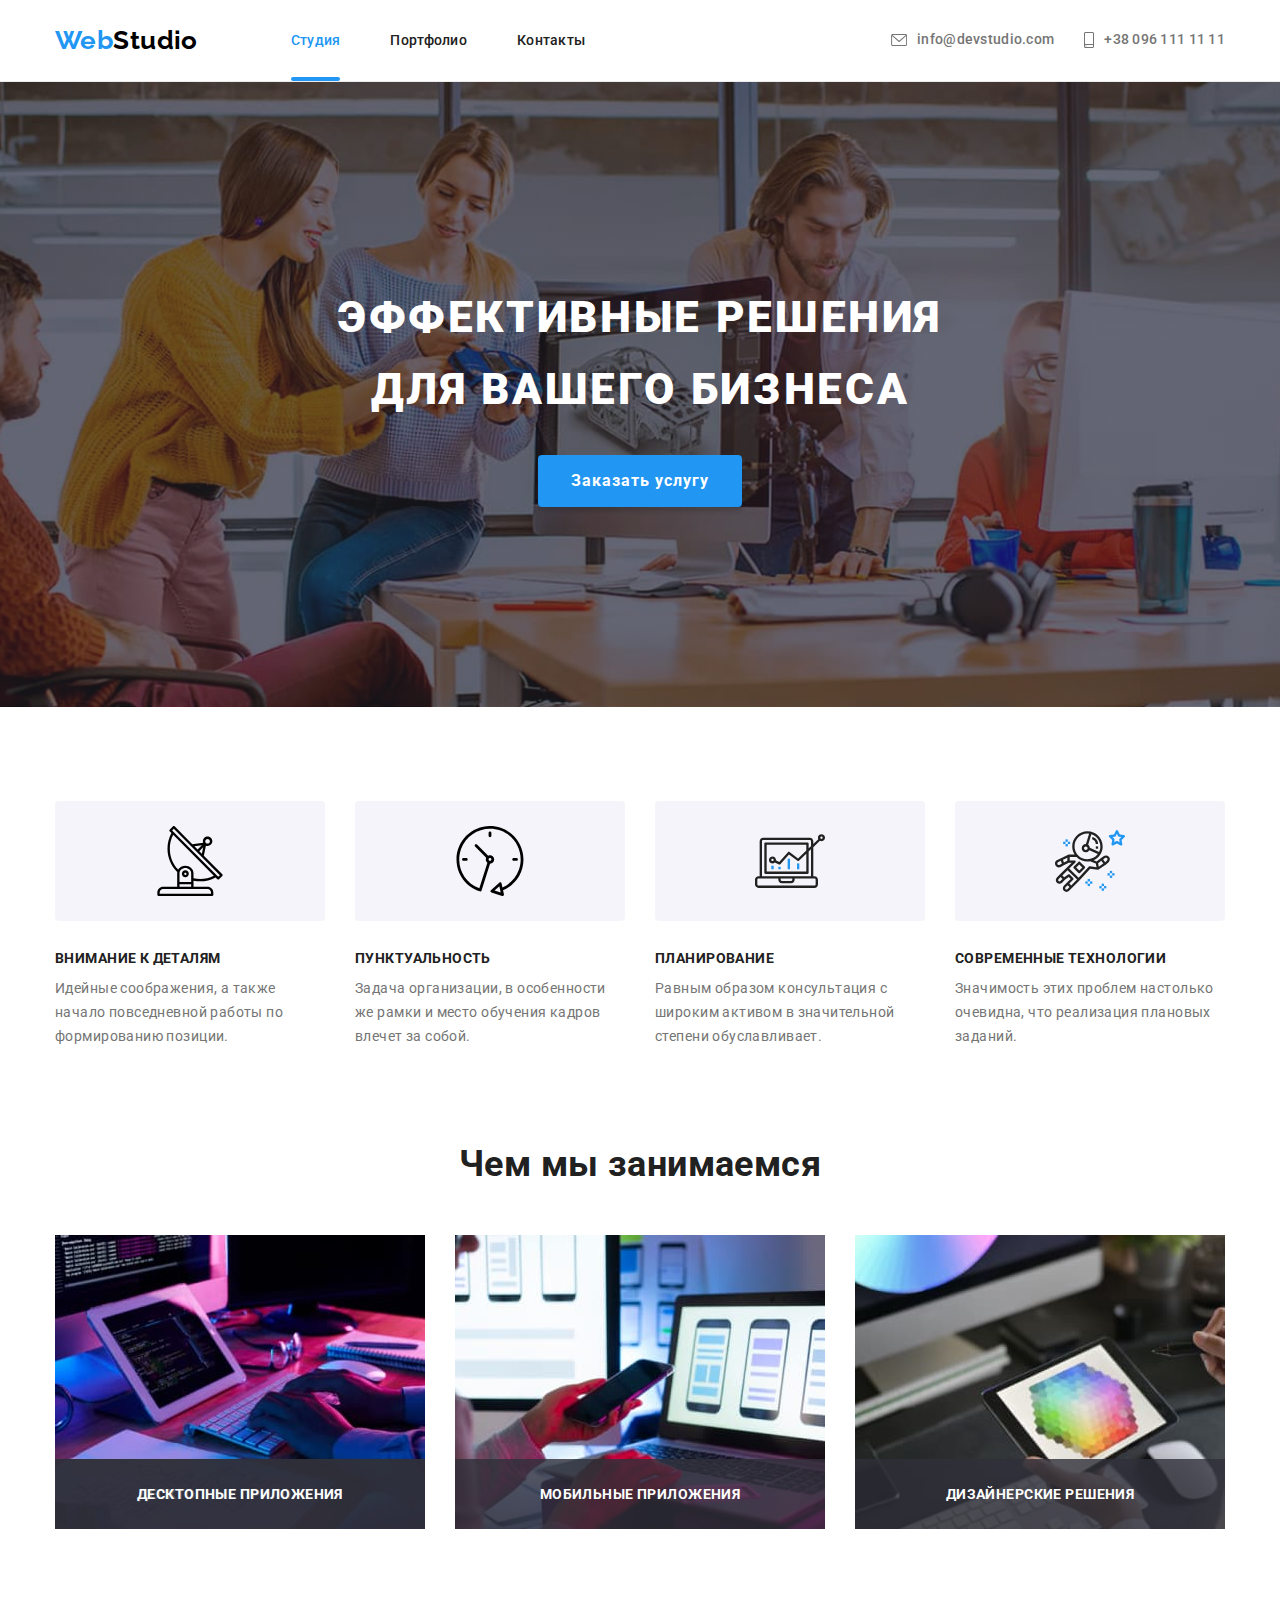
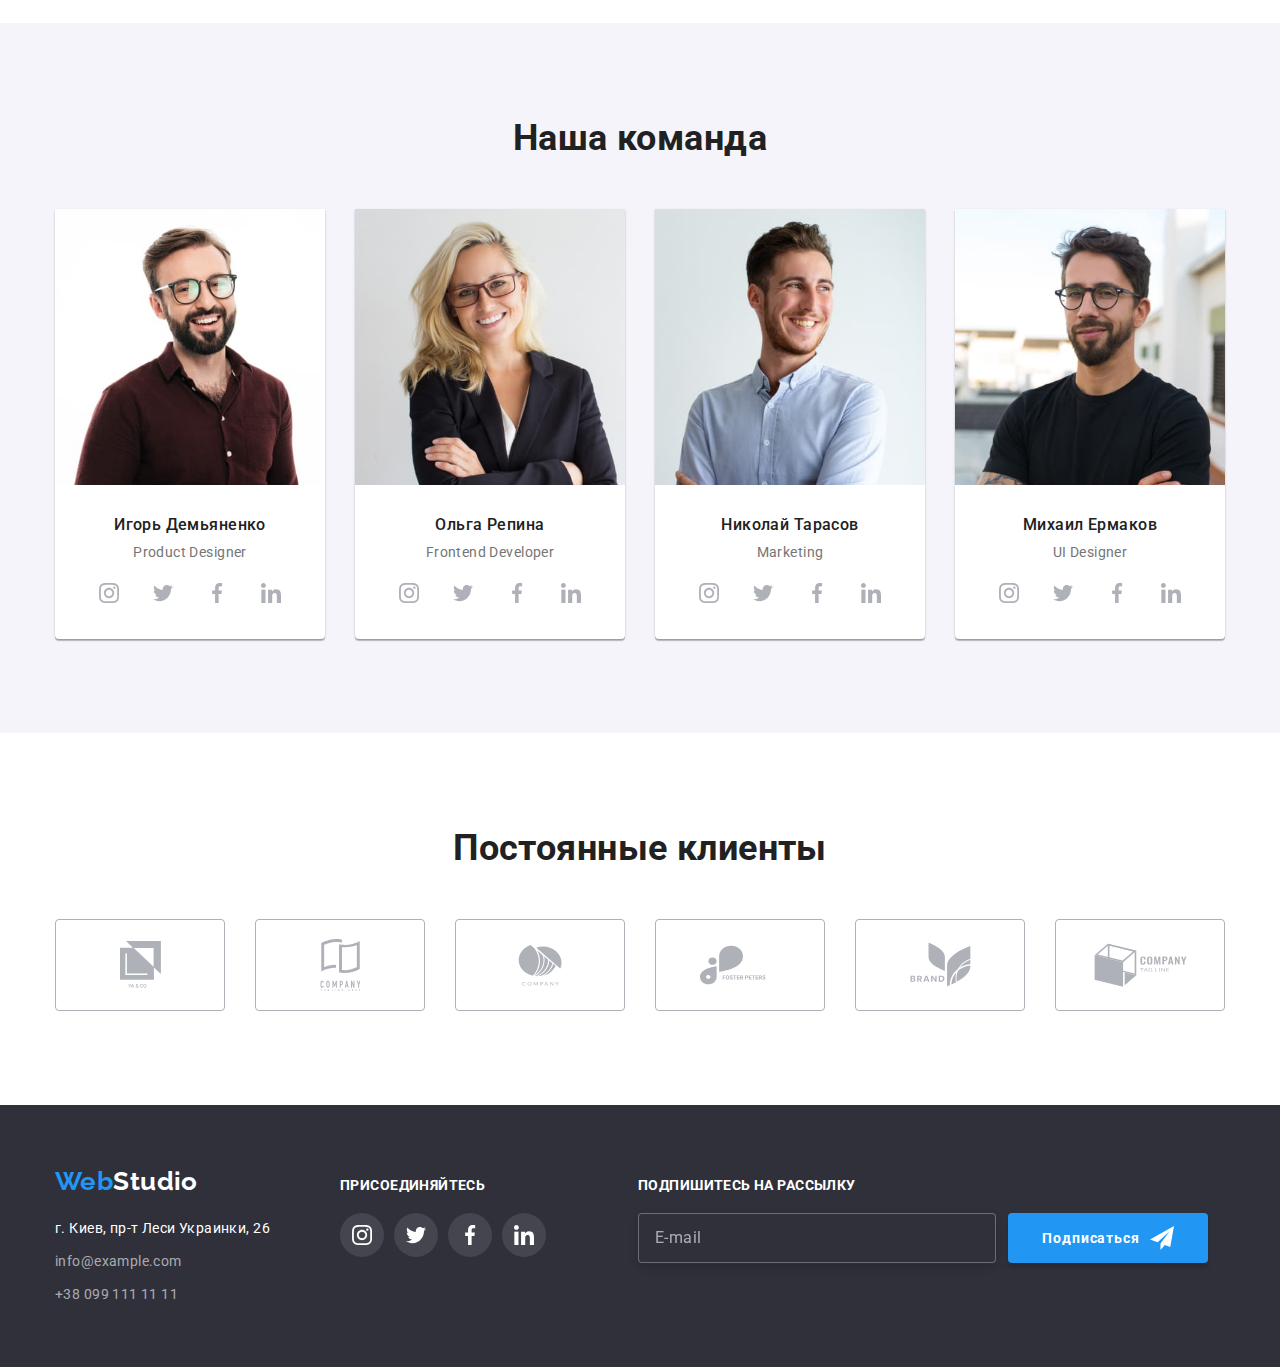
<file: index.html>
<!DOCTYPE html>
<html lang="ru">
  <head>
    <meta charset="UTF-8" />
    <meta http-equiv="X-UA-Compatible" content="IE=edge" />
    <meta name="viewport" content="width=device-width, initial-scale=1.0" />
    <title>Main page</title>
    <!-- шрифты -->
    <link rel="preconnect" href="https://fonts.googleapis.com" />
    <!-- шрифты -->
    <link rel="preconnect" href="https://fonts.gstatic.com" crossorigin />
    <!-- шрифты -->
    <link
      href="https://fonts.googleapis.com/css2?family=Raleway:wght@700&family=Roboto:wght@400;500;700;900&display=swap"
      rel="stylesheet"
    />
    <!-- modern-normalize -->
    <link
      rel="stylesheet"
      href="https://cdnjs.cloudflare.com/ajax/libs/modern-normalize/1.1.0/modern-normalize.min.css"
    />
    <!-- стили -->
    <link rel="stylesheet" href="./CSS/main.min.css" />
  </head>
  <body>
    <!--верхняя линия-->
    <header class="page-header section">
      <div class="container page-header__container">
        <nav class="page-header__site-nav">
          <a href="./index.html" class="logo logo__position">
            <span class="logo__text">Web</span>Studio</a
          >

          <!-- <button type="button" class="btn-burger" data-menu-button>
            <svg
              width="40"
              height="40"
              aria-label="перкулючатель мобильного меню"
              aria-expanded="false"
            >
              <use
                class="icon-menu-close"
                href="./img/sprite/icons.svg#icon-close-burger40x40"
              ></use>
              <use
                class="icon-menu-burger"
                href="./img/sprite/icons.svg#icon-menu-burger40x40"
              ></use>
            </svg>
          </button> -->
          <div class="menu-container container" data-menu>
            <ul class="page-header__list-nav">
              <li class="page-header__item">
                <a
                  href="./index.html"
                  class="page-header__link-nav page-header__link-nav--active"
                  >Студия</a
                >
              </li>
              <li class="page-header__item">
                <a href="./portfolio.html" class="page-header__link-nav"
                  >Портфолио</a
                >
              </li>
              <li class="page-header__item">
                <a href="" class="page-header__link-nav">Контакты</a>
              </li>
            </ul>
            <!-- contact -->
            <ul class="page-header__list-contact">
              <li class="page-header__item page-header__item-contact">
                <a
                  href="tel:+380961111111"
                  class="page-header__link-contact page-header__link-contact--tel"
                >
                  <svg class="icon-smartphone">
                    <use href="./img/sprite/icons.svg#icon-smartphone"></use>
                  </svg>
                  +38 096 111 11 11</a
                >
              </li>
              <li class="page-header__item page-header__item-contact">
                <a
                  href="mailto:info@devstudio.com"
                  class="page-header__link-contact page-header__link-contact--email"
                >
                  <svg class="icon-email">
                    <use href="./img/sprite/icons.svg#icon-email"></use>
                  </svg>
                  info@devstudio.com</a
                >
              </li>
            </ul>

            <ul class="page-header__social">
              <li class="page-header__social-item">
                <a class="link page-header__social-link" href="#">Instagram</a>
              </li>
              <li class="page-header__social-item">
                <a class="link page-header__social-link" href="#">Twitter</a>
              </li>
              <li class="page-header__social-item">
                <a class="link page-header__social-link" href="#">Facebook</a>
              </li>
              <li class="page-header__social-item">
                <a class="link page-header__social-link" href="#">LinkedIn</a>
              </li>
            </ul>
          </div>
        </nav>

        <button type="button" class="btn-menu-open" data-mobile-menu-open>
          <svg
            width="40"
            height="40"
            aria-label="перкулючатель мобильного меню"
            aria-expanded="false"
          >
            <use
              class="icon-menu-burger"
              href="./img/sprite/icons.svg#icon-menu-burger40x40"
            ></use>
          </svg>
        </button>
        <nav class="mobile-menu is-hidden" data-mobile-menu>
          <button type="button" class="btn-menu-close" data-mobile-menu-close>
            <svg
              width="40"
              height="40"
              aria-label="перкулючатель мобильного меню"
              aria-expanded="false"
            >
              <use
                class="icon-menu-close"
                href="./img/sprite/icons.svg#icon-close-burger40x40"
              ></use>
            </svg>
          </button>
          <ul class="page-header__list-nav">
              <li class="page-header__item">
                <a
                  href="./index.html"
                  class="page-header__link-nav page-header__link-nav--active"
                  >Студия</a
                >
              </li>
              <li class="page-header__item">
                <a href="./portfolio.html" class="page-header__link-nav"
                  >Портфолио</a
                >
              </li>
              <li class="page-header__item">
                <a href="" class="page-header__link-nav">Контакты</a>
              </li>
            </ul>
            <!-- contact -->
            <ul class="page-header__list-contact">
              <li class="page-header__item page-header__item-contact">
                <a
                  href="tel:+380961111111"
                  class="page-header__link-contact page-header__link-contact--tel"
                >
                  <svg class="icon-smartphone">
                    <use href="./img/sprite/icons.svg#icon-smartphone"></use>
                  </svg>
                  +38 096 111 11 11</a
                >
              </li>
              <li class="page-header__item page-header__item-contact">
                <a
                  href="mailto:info@devstudio.com"
                  class="page-header__link-contact page-header__link-contact--email"
                >
                  <svg class="icon-email">
                    <use href="./img/sprite/icons.svg#icon-email"></use>
                  </svg>
                  info@devstudio.com</a
                >
              </li>
            </ul>

            <ul class="page-header__social">
              <li class="page-header__social-item">
                <a class="link page-header__social-link" href="#">Instagram</a>
              </li>
              <li class="page-header__social-item">
                <a class="link page-header__social-link" href="#">Twitter</a>
              </li>
              <li class="page-header__social-item">
                <a class="link page-header__social-link" href="#">Facebook</a>
              </li>
              <li class="page-header__social-item">
                <a class="link page-header__social-link" href="#">LinkedIn</a>
              </li>
            </ul>
          </div>
        </nav>
      </div>
    </header>

    <main>
      <!--шапка-->

      <section class="hero section ">
        <div class="container">
          <h1 class="hero__title">
            Эффективные решения <br />
            для вашего бизнеса
          </h1>
          <button type="button" class="hero__button" data-modal-open>
            Заказать услугу
          </button>
        </div>
      </section>

      <!-- особенности(spesials) -->
      <section class="spesials section">
        <div class="container">
          <!-- этот заголовок h2 нужно спрятать -->
          <h2 class="visually-hidden">Особенности</h2>

          <ul class="spesials__list">
            <li class="spesials__item">
              <div class="spesials__block">
                <svg class="spesials__icon">
                  <use href="./img/sprite/icons.svg#icon-antenna"></use>
                </svg>
              </div>
              <h3 class="spesials__title">Внимание к деталям</h3>
              <p class="spesials__text">
                Идейные соображения, а также начало повседневной работы по
                формированию позиции.
              </p>
            </li>
            <li class="spesials__item">
              <div class="spesials__block">
                <svg class="spesials__icon">
                  <use href="./img/sprite/icons.svg#icon-clock"></use>
                </svg>
              </div>
              <h3 class="spesials__title">Пунктуальность</h3>
              <p class="spesials__text">
                Задача организации, в особенности же рамки и место обучения
                кадров влечет за собой.
              </p>
            </li>
            <li class="spesials__item">
              <div class="spesials__block">
                <svg class="spesials__icon">
                  <use href="./img/sprite/icons.svg#icon-diagram"></use>
                </svg>
              </div>
              <h3 class="spesials__title">Планирование</h3>
              <p class="spesials__text">
                Равным образом консультация с широким активом в значительной
                степени обуславливает.
              </p>
            </li>
            <li class="spesials__item">
              <div class="spesials__block">
                <svg class="spesials__icon">
                  <use href="./img/sprite/icons.svg#icon-astronaut"></use>
                </svg>
              </div>
              <h3 class="spesials__title">Современные технологии</h3>
              <p class="spesials__text">
                Значимость этих проблем настолько очевидна, что реализация
                плановых заданий.
              </p>
            </li>
          </ul>
        </div>
      </section>
      <!-- чем мы занимаемся(doing) -->
      <section class="doing section">
        <div class="container">
          <h2 class="doing__title">Чем мы занимаемся</h2>
          <ul class="doing__list">
            <li class="doing__item">
              <img
                srcset="
                  ./img/zhem_zanimaemsa/1img.jpg    1x,
                  ./img/zhem_zanimaemsa/1img@2x.jpg 2x
                "
                src="./img/zhem_zanimaemsa/1img.jpg"
                alt="фото клавиатуры"
                width="370"
                height="294"
              />
              <div class="doing__position-text">
                <p class="doing__text">Десктопные приложения</p>
              </div>
            </li>
            <li class="doing__item">
              <img
                srcset="
                  ./img/zhem_zanimaemsa/2img.jpg    1x,
                  ./img/zhem_zanimaemsa/2img@2x.jpg 2x
                "
                src="./img/zhem_zanimaemsa/2img.jpg"
                alt="фото телефона"
                width="370"
                height="294"
              />
              <div class="doing__position-text">
                <p class="doing__text">Мобильные приложения</p>
              </div>
            </li>
            <li class="doing__item">
              <img
                srcset="
                  ./img/zhem_zanimaemsa/3img.jpg    1x,
                  ./img/zhem_zanimaemsa/3img@2x.jpg 2x
                "
                src="./img/zhem_zanimaemsa/3img.jpg"
                alt="фото планшета"
                width="370"
                height="294"
              />
              <div class="doing__position-text">
                <p class="doing__text">Дизайнерские решения</p>
              </div>
            </li>
          </ul>
        </div>
      </section>
      <!-- наша команда  -->

      <section class="team section">
        <div class="container">
          <h2 class="team__title">Наша команда</h2>
          <ul class="team__list">
            <li class="team__item">
              <img
                srcset="
                  ./img/our_team/1img.jpg    1x,
                  ./img/our_team/1img@2x.jpg 2x
                "
                src="./img/our_team/1img.jpg"
                alt="фото Игорь Демьяненко"
                width="450"
                height="460"
              />
              <div class="team__text">
                <h3 class="team__name">Игорь Демьяненко</h3>
                <p class="team__profession">Product Designer</p>
              </div>
              <div class="team__social-block">
                <ul class="team__block-list">
                  <li>
                    <a class="team__social-link" href="#">
                      <svg class="team__icon-instagram">
                        <use href="./img/sprite/icons.svg#icon-instagram"></use>
                      </svg>
                    </a>
                  </li>

                  <li>
                    <a class="team__social-link" href="#">
                      <svg class="team__icon-twitter">
                        <use href="./img/sprite/icons.svg#icon-twitter"></use>
                      </svg>
                    </a>
                  </li>

                  <li>
                    <a class="team__social-link" href="#"
                      ><svg class="team__icon-facebook">
                        <use href="./img/sprite/icons.svg#icon-facebook"></use>
                      </svg>
                    </a>
                  </li>

                  <li>
                    <a class="team__social-link" href="#"
                      ><svg class="team__icon-linkedin">
                        <use href="./img/sprite/icons.svg#icon-linkedin"></use>
                      </svg>
                    </a>
                  </li>
                </ul>
              </div>
            </li>

            <li class="team__item">
              <img
                srcset="
                  ./img/our_team/2img.jpg    1x,
                  ./img/our_team/2img@2x.jpg 2x
                "
                src="./img/our_team/2img.jpg"
                alt="фото Ольга Репина"
                width="450"
                height="460"
              />
              <div class="team__text">
                <h3 class="team__name">Ольга Репина</h3>
                <p class="team__profession">Frontend Developer</p>
              </div>
              <div class="team__social-block">
                <ul class="team__block-list">
                  <li>
                    <a class="team__social-link" href="#">
                      <svg class="team__icon-instagram">
                        <use href="./img/sprite/icons.svg#icon-instagram"></use>
                      </svg>
                    </a>
                  </li>

                  <li>
                    <a class="team__social-link" href="#">
                      <svg class="team__icon-twitter">
                        <use href="./img/sprite/icons.svg#icon-twitter"></use>
                      </svg>
                    </a>
                  </li>

                  <li>
                    <a class="team__social-link" href="#"
                      ><svg class="team__icon-facebook">
                        <use href="./img/sprite/icons.svg#icon-facebook"></use>
                      </svg>
                    </a>
                  </li>

                  <li>
                    <a class="team__social-link" href="#"
                      ><svg class="team__icon-linkedin">
                        <use href="./img/sprite/icons.svg#icon-linkedin"></use>
                      </svg>
                    </a>
                  </li>
                </ul>
              </div>
            </li>

            <li class="team__item">
              <img
                srcset="
                  ./img/our_team/3img.jpg    1x,
                  ./img/our_team/3img@2x.jpg 2x
                "
                src="./img/our_team/3img.jpg"
                alt="фото Николай Тарасов"
                width="450"
                height="460"
              />
              <div class="team__text">
                <h3 class="team__name">Николай Тарасов</h3>
                <p class="team__profession">Marketing</p>
              </div>
              <div class="team__social-block">
                <ul class="team__block-list">
                  <li>
                    <a class="team__social-link" href="#">
                      <svg class="team__icon-instagram">
                        <use href="./img/sprite/icons.svg#icon-instagram"></use>
                      </svg>
                    </a>
                  </li>

                  <li>
                    <a class="team__social-link" href="#">
                      <svg class="team__icon-twitter">
                        <use href="./img/sprite/icons.svg#icon-twitter"></use>
                      </svg>
                    </a>
                  </li>

                  <li>
                    <a class="team__social-link" href="#"
                      ><svg class="team__icon-facebook">
                        <use href="./img/sprite/icons.svg#icon-facebook"></use>
                      </svg>
                    </a>
                  </li>

                  <li>
                    <a class="team__social-link" href="#"
                      ><svg class="team__icon-linkedin">
                        <use href="./img/sprite/icons.svg#icon-linkedin"></use>
                      </svg>
                    </a>
                  </li>
                </ul>
              </div>
            </li>

            <li class="team__item">
              <img
                srcset="
                  ./img/our_team/4img.jpg    1x,
                  ./img/our_team/4img@2x.jpg 2x
                "
                src="./img/our_team/4img.jpg"
                alt="фото Михаил Ермаков"
                width="450"
                height="460"
              />
              <div class="team__text">
                <h3 class="team__name">Михаил Ермаков</h3>
                <p class="team__profession">UI Designer</p>
              </div>
              <div class="team__social-block">
                <ul class="team__block-list">
                  <li>
                    <a class="team__social-link" href="#">
                      <svg class="team__icon-instagram">
                        <use href="./img/sprite/icons.svg#icon-instagram"></use>
                      </svg>
                    </a>
                  </li>

                  <li>
                    <a class="team__social-link" href="#">
                      <svg class="team__icon-twitter">
                        <use href="./img/sprite/icons.svg#icon-twitter"></use>
                      </svg>
                    </a>
                  </li>

                  <li>
                    <a class="team__social-link" href="#"
                      ><svg class="team__icon-facebook">
                        <use href="./img/sprite/icons.svg#icon-facebook"></use>
                      </svg>
                    </a>
                  </li>

                  <li>
                    <a class="team__social-link" href="#"
                      ><svg class="team__icon-linkedin">
                        <use href="./img/sprite/icons.svg#icon-linkedin"></use>
                      </svg>
                    </a>
                  </li>
                </ul>
              </div>
            </li>
          </ul>
        </div>
      </section>
      <!-- постоянные клиенты -->
      <section class="clients section">
        <div class="container">
          <h2 class="clients__title">Постоянные клиенты</h2>
          <ul class="clients__list">
            <li class="clients__item">
              <a class="clients__block-link" href="#">
                <svg class="icon-client1">
                  <use href="./img/sprite/icons.svg#icon-client1"></use>
                </svg>
              </a>
            </li>

            <li class="clients__item">
              <a class="clients__block-link" href="#">
                <svg class="icon-client2">
                  <use href="./img/sprite/icons.svg#icon-client2"></use>
                </svg>
              </a>
            </li>
            <li class="clients__item">
              <a class="clients__block-link" href="#">
                <svg class="icon-client3">
                  <use href="./img/sprite/icons.svg#icon-client3"></use>
                </svg>
              </a>
            </li>
            <li class="clients__item">
              <a class="clients__block-link" href="#">
                <svg class="icon-client4">
                  <use href="./img/sprite/icons.svg#icon-client4"></use>
                </svg>
              </a>
            </li>
            <li class="clients__item">
              <a class="clients__block-link" href="#">
                <svg class="icon-client5">
                  <use href="./img/sprite/icons.svg#icon-client5"></use>
                </svg>
              </a>
            </li>
            <li class="clients__item">
              <a class="clients__block-link" href="#">
                <svg class="icon-client6">
                  <use href="./img/sprite/icons.svg#icon-client6"></use>
                </svg>
              </a>
            </li>
          </ul>
        </div>
      </section>
    </main>
    <!-- футтер -->
    <footer class="footer section ">
      <div class="container footer__container">
        <div class="footer__adress-join-block">
          <div class="footer__adress">
            <a href="./index.html" class="logo footer__logo-position">
              <span class="logo__text">Web</span
              ><span class="logo__text--color-white">Studio</span></a
            >

            <p class="footer__text">г. Киев, пр-т Леси Украинки, 26</p>
            <a href="mailto:info@example.com" class="footer__link"
              >info@example.com</a
            ><br />
            <a href="tel:+380991111111" class="footer__link"
              >+38 099 111 11 11</a
            >
          </div>

          <div class="join">
            <p class="join__text">присоединяйтесь</p>
            <ul class="join__list">
              <li>
                <a class="join__social-block" href="">
                  <svg class="join__icons">
                    <use href="./img/sprite/icons.svg#icon-instagram"></use>
                  </svg>
                </a>
              </li>
              <li>
                <a class="join__social-block" href="">
                  <svg class="join__icons">
                    <use href="./img/sprite/icons.svg#icon-twitter"></use>
                  </svg>
                </a>
              </li>
              <li>
                <a class="join__social-block" href="">
                  <svg class="join__icons">
                    <use href="./img/sprite/icons.svg#icon-facebook"></use>
                  </svg>
                </a>
              </li>
              <li>
                <a class="join__social-block" href="">
                  <svg class="join__icons">
                    <use href="./img/sprite/icons.svg#icon-linkedin"></use>
                  </svg>
                </a>
              </li>
            </ul>
          </div>
        </div>
        <!-- форма отправки футера -->
        <form class="footer-form footer-form__position">
          <div class="footer-form__email-box">
            <label for="email" class="footer-form__label-email"
              >Подпишитесь на рассылку</label
            >
            <input
              type="email"
              name="email"
              id="email"
              class="footer-form__input-email"
              placeholder="E-mail"
            />
          </div>
          <button type="submit" class="footer-form__button">
            <span>Подписаться</span>
            <svg class="footer-form__icon-send">
              <use href="./img/sprite/icons.svg#icon-send"></use>
            </svg>
          </button>
        </form>
      </div>
    </footer>
    <!-- modal -->

    <div class="backdrop is-hidden" data-modal>
      <div class="modal">
        <button type="button" class="modal__close-button" data-modal-close>
          <svg class="modal__icon-close">
            <use href="./img/sprite/icons.svg#close"></use>
          </svg>
        </button>

        <div class="modal-form" name="main-form">
          <h2 class="modal-form__title">
            Оставьте свои данные, мы вам перезвоним
          </h2>
          <form>
            <!-- персона -->
            <div class="modal-form__field">
              <label class="modal-form__label" for="user-name">Имя</label>
              <div class="modal-form__icon-position">
                <input
                  class="modal-form__input"
                  id="user-name"
                  type="text"
                  name="name"
                />
                <svg class="modal-form__icon-person">
                  <use
                    href="./img/sprite/icons.svg#icon-person-form-modal"
                  ></use>
                </svg>
              </div>
            </div>

            <!-- телефон -->
            <div class="modal-form__field">
              <label class="modal-form__label" for="user-tel">Телефон</label>
              <div class="modal-form__icon-position">
                <input
                  class="modal-form__input"
                  id="user-tel"
                  type="tel"
                  name="tel"
                />
                <svg class="modal-form__icon-phone">
                  <use
                    href="./img/sprite/icons.svg#icon-phone-form-modal"
                  ></use>
                </svg>
              </div>
            </div>
            <!-- почта -->
            <div class="modal-form__field">
              <label class="modal-form__label" for="user-email">Почта</label>
              <div class="modal-form__icon-position">
                <input
                  class="modal-form__input"
                  id="user-email"
                  type="email"
                  name="email"
                />
                <svg class="modal-form__icon-email">
                  <use
                    href="./img/sprite/icons.svg#icon-email-form-modal"
                  ></use>
                </svg>
              </div>
            </div>
            <!-- текстареа -->
            <div class="modal-form__field">
              <label class="modal-form__label" for="user-coment"
                >Комментарий</label
              >
              <textarea
                class="modal-form__textarea"
                name="coment"
                id="user-coment"
                placeholder="Введите текст"
              ></textarea>
            </div>
            <!-- чекбокс -->
            <div class="modal-form__field">
              <label class="modal-form__checkbox" for="user-checkbox">
                <input
                  class="modal-form__input-check visually-hidden"
                  id="user-checkbox"
                  type="checkbox"
                  name="checkbox"
                />
                <span class="modal-form__icon-check"></span>
                Соглашаюсь с рассылкой и принимаю
                <pre> <a href="#" class="modal-form__checkbox-link">Условия договора</a></pre>
              </label>
            </div>

            <button class="modal-form__button" type="submit">Отправить</button>
          </form>
        </div>
      </div>
    </div>

    <!-- скрипт -->
    <script src="./js/mobile-menu-dima.js"></script>
    <script src="./js/modal.js "></script>
    <!-- <script src="./js/button-menu.js"></script> -->
  </body>
</html>
</file>
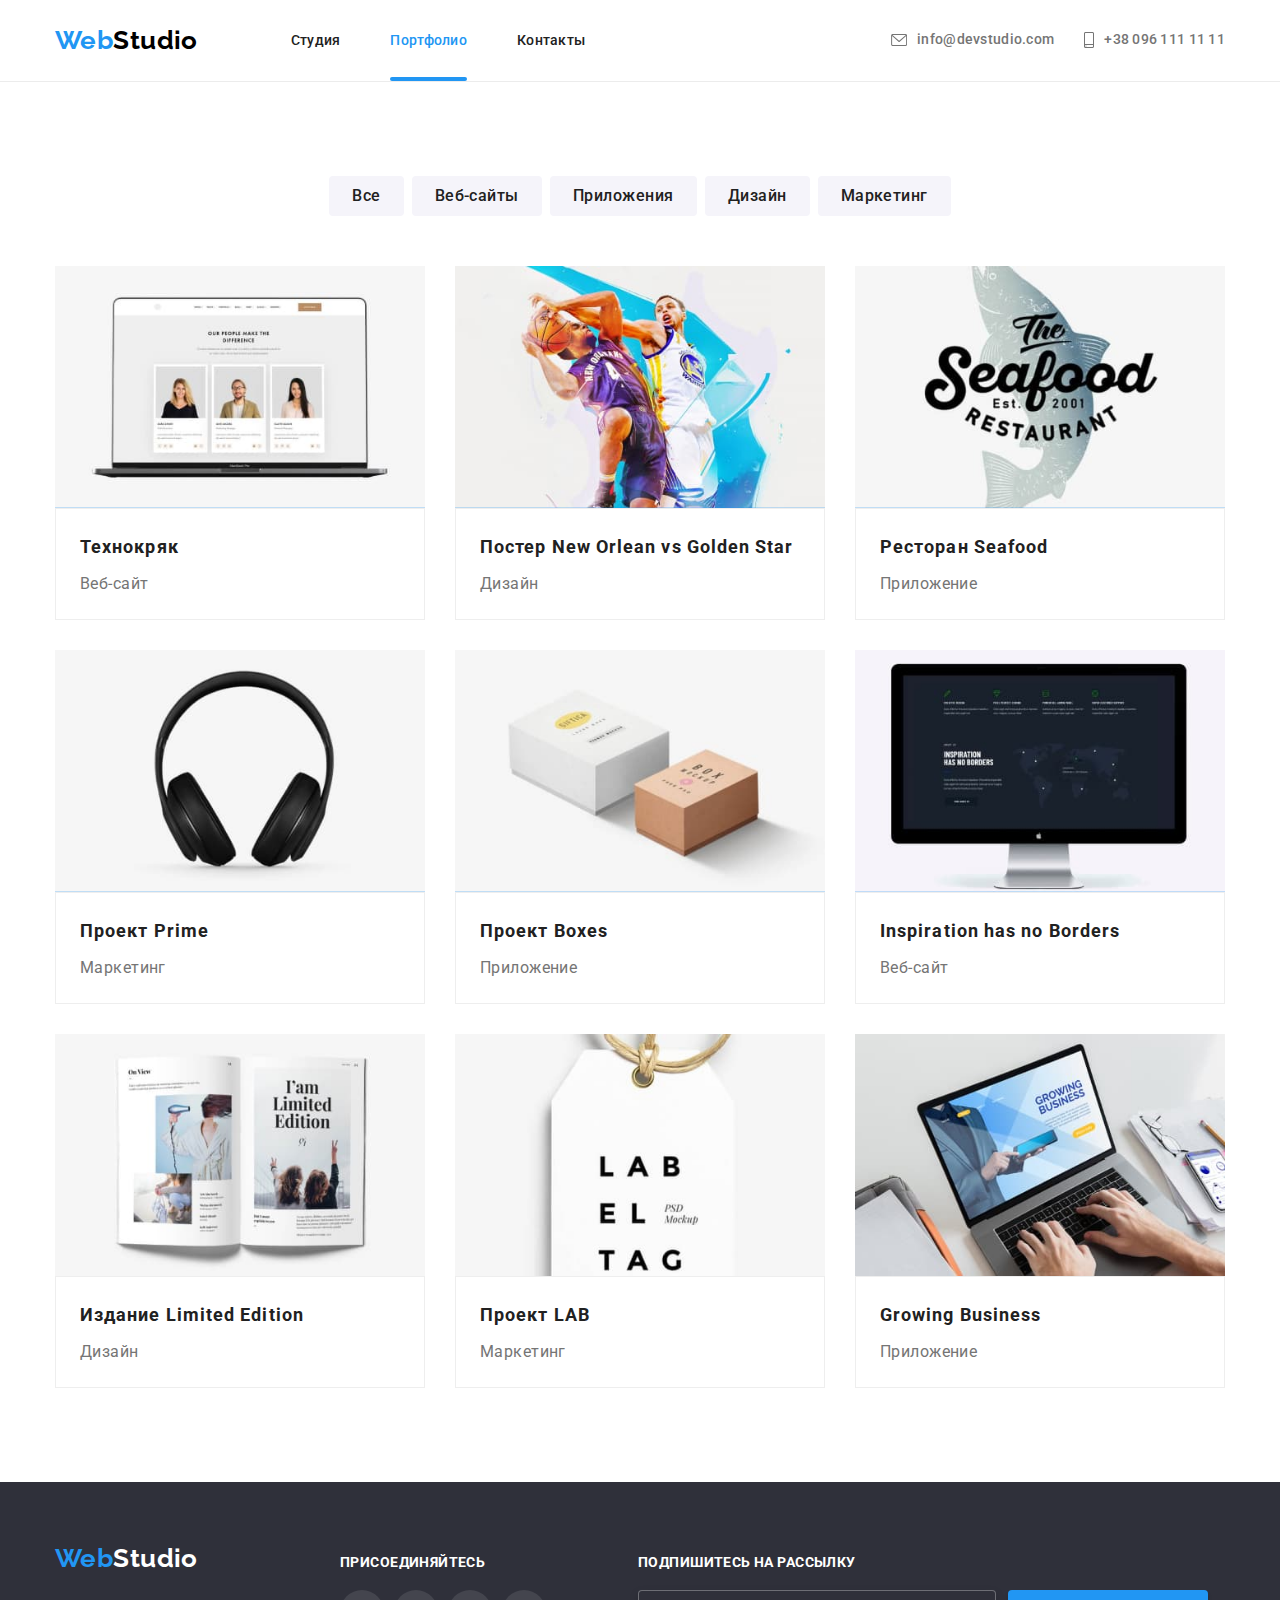
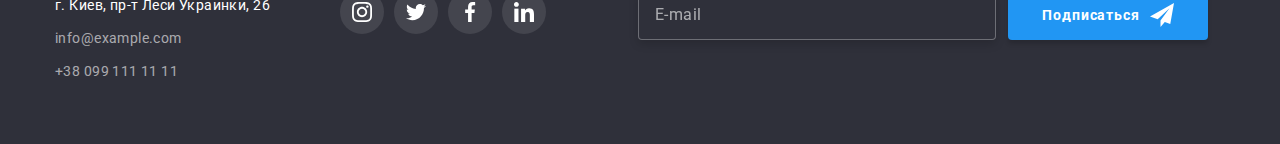
<file: portfolio.html>
<!DOCTYPE html>
<html lang="ru">
  <head>
    <meta charset="UTF-8" />
    <meta http-equiv="X-UA-Compatible" content="IE=edge" />
    <meta name="viewport" content="width=device-width, initial-scale=1.0" />
    <title>portfolio</title>

    <link rel="preconnect" href="https://fonts.googleapis.com" />
    <link rel="preconnect" href="https://fonts.gstatic.com" crossorigin />
    <link
      href="https://fonts.googleapis.com/css2?family=Raleway:wght@700&family=Roboto:wght@400;500;700;900&display=swap"
      rel="stylesheet"
    />
    <link
      rel="stylesheet"
      href="https://cdnjs.cloudflare.com/ajax/libs/modern-normalize/1.1.0/modern-normalize.min.css"
    />
    <link rel="stylesheet" href="./CSS/main.min.css">
  </head>
  <body>
    <!--верхняя линия-->
    <header class="page-header section">
      <div class="container page-header__container">
        <nav class="page-header__site-nav">
          <a href="./index.html" class="logo logo__position">
            <span class="logo__text">Web</span>Studio</a
          >

          <!-- <button type="button" class="btn-burger" data-menu-button>
            <svg
              width="40"
              height="40"
              aria-label="перкулючатель мобильного меню"
              aria-expanded="false"
            >
              <use
                class="icon-menu-close"
                href="./img/sprite/icons.svg#icon-close-burger40x40"
              ></use>
              <use
                class="icon-menu-burger"
                href="./img/sprite/icons.svg#icon-menu-burger40x40"
              ></use>
            </svg>
          </button> -->
          <div class="menu-container container" data-menu>
            <ul class="page-header__list-nav">
              <li class="page-header__item">
                <a
                  href="./index.html"
                  class="page-header__link-nav "
                  >Студия</a
                >
              </li>
              <li class="page-header__item">
                <a href="./portfolio.html" class="page-header__link-nav page-header__link-nav--active"
                  >Портфолио</a
                >
              </li>
              <li class="page-header__item">
                <a href="" class="page-header__link-nav">Контакты</a>
              </li>
            </ul>
            <!-- contact -->
            <ul class="page-header__list-contact">
              <li class="page-header__item page-header__item-contact">
                <a
                  href="tel:+380961111111"
                  class="page-header__link-contact page-header__link-contact--tel"
                >
                  <svg class="icon-smartphone">
                    <use href="./img/sprite/icons.svg#icon-smartphone"></use>
                  </svg>
                  +38 096 111 11 11</a
                >
              </li>
              <li class="page-header__item page-header__item-contact">
                <a
                  href="mailto:info@devstudio.com"
                  class="page-header__link-contact page-header__link-contact--email"
                >
                  <svg class="icon-email">
                    <use href="./img/sprite/icons.svg#icon-email"></use>
                  </svg>
                  info@devstudio.com</a
                >
              </li>
            </ul>

            <ul class="page-header__social">
              <li class="page-header__social-item">
                <a class="link page-header__social-link" href="#">Instagram</a>
              </li>
              <li class="page-header__social-item">
                <a class="link page-header__social-link" href="#">Twitter</a>
              </li>
              <li class="page-header__social-item">
                <a class="link page-header__social-link" href="#">Facebook</a>
              </li>
              <li class="page-header__social-item">
                <a class="link page-header__social-link" href="#">LinkedIn</a>
              </li>
            </ul>
          </div>
        </nav>

        <button type="button" class="btn-menu-open" data-mobile-menu-open>
          <svg
            width="40"
            height="40"
            aria-label="перкулючатель мобильного меню"
            aria-expanded="false"
          >
            <use
              class="icon-menu-burger"
              href="./img/sprite/icons.svg#icon-menu-burger40x40"
            ></use>
          </svg>
        </button>
        <nav class="mobile-menu is-hidden" data-mobile-menu>
          <button type="button" class="btn-menu-close" data-mobile-menu-close>
            <svg
              width="40"
              height="40"
              aria-label="перкулючатель мобильного меню"
              aria-expanded="false"
            >
              <use
                class="icon-menu-close"
                href="./img/sprite/icons.svg#icon-close-burger40x40"
              ></use>
            </svg>
          </button>
          <ul class="page-header__list-nav">
              <li class="page-header__item">
                <a
                  href="./index.html"
                  class="page-header__link-nav "
                  >Студия</a
                >
              </li>
              <li class="page-header__item">
                <a href="./portfolio.html" class="page-header__link-nav page-header__link-nav--active"
                  >Портфолио</a
                >
              </li>
              <li class="page-header__item">
                <a href="" class="page-header__link-nav">Контакты</a>
              </li>
            </ul>
            <!-- contact -->
            <ul class="page-header__list-contact">
              <li class="page-header__item page-header__item-contact">
                <a
                  href="tel:+380961111111"
                  class="page-header__link-contact page-header__link-contact--tel"
                >
                  <svg class="icon-smartphone">
                    <use href="./img/sprite/icons.svg#icon-smartphone"></use>
                  </svg>
                  +38 096 111 11 11</a
                >
              </li>
              <li class="page-header__item page-header__item-contact">
                <a
                  href="mailto:info@devstudio.com"
                  class="page-header__link-contact page-header__link-contact--email"
                >
                  <svg class="icon-email">
                    <use href="./img/sprite/icons.svg#icon-email"></use>
                  </svg>
                  info@devstudio.com</a
                >
              </li>
            </ul>

            <ul class="page-header__social">
              <li class="page-header__social-item">
                <a class="link page-header__social-link" href="#">Instagram</a>
              </li>
              <li class="page-header__social-item">
                <a class="link page-header__social-link" href="#">Twitter</a>
              </li>
              <li class="page-header__social-item">
                <a class="link page-header__social-link" href="#">Facebook</a>
              </li>
              <li class="page-header__social-item">
                <a class="link page-header__social-link" href="#">LinkedIn</a>
              </li>
            </ul>
          </div>
        </nav>
      </div>
    </header>
    <main>
      <section class="section">
         <!-- навигация портфолио -->
        <div class="portfolio-nav">
          <div class="container">
            <h1 class="visually-hidden">Портфолио</h1>
            <!--   h1 спрятать потом стилями -->
            
            <nav>
              <ul class="portfolio-nav__list">

                <li class="portfolio-nav__item">
                  <button type="button" class="portfolio-nav__button">Все</button>
                </li>

                <li class="portfolio-nav__item">
                  <button type="button" class="portfolio-nav__button">
                    Веб-сайты
                  </button>
                </li>

                <li class="portfolio-nav__item">
                  <button type="button" class="portfolio-nav__button">
                    Приложения
                  </button>
                </li>

                <li class="portfolio-nav__item">
                  <button type="button" class="portfolio-nav__button">Дизайн</button>
                </li>

                <li class="portfolio-nav__item">
                  <button type="button" class="portfolio-nav__button">
                    Маркетинг
                  </button>
                </li>

              </ul>
            </nav>
          </div>
        </div>
        <!-- портфолио -->
        <div class="portfolio">
          <div class="container">
            <h2 class="visually-hidden">Основные примеры портфолио</h2>
            <!--  h2 спрятать потом стилями -->
            <ul class="portfolio__list">

              <li class="portfolio__item ">
                <div class="portfolio__picture">
                  <img
                    srcset="./img/portfolio/1img.jpg 1x, ./img/portfolio/1img@2x.jpg 2x"
                    src="./img/portfolio/1img.jpg"
                    alt="картинка ноутбука"
                    width="450"
                    height="294"
                  />

                  <div class="portfolio__picture-up">
                    <p class="portfolio__picture-up-text">
                      Ресурс предлагает комплексные предложения с разным уровнем
                      функционала и сервисов. Все это позволит посетителю
                      получить исчерпывающие сведения
                      о компании или частном лице.
                    </p>
                  </div>
                </div>
                <div class="portfolio__text-border">
                  <h3 class="portfolio__card-title">Технокряк</h3>
                  <p class="portfolio__card-text">Веб-сайт</p>
                </div>
              </li>
              <!--  -->
              <li class="portfolio__item ">
                <div class="portfolio__picture">
                  <img
                  srcset="./img/portfolio/2img.jpg 1x, ./img/portfolio/2img@2x.jpg 2x"
                    src="./img/portfolio/2img.jpg"
                    alt="картинка баскетбол"
                    width="450"
                    height="294"
                  />
                  <div class="portfolio__picture-up">
                    <p class="portfolio__picture-up-text">
                      Ресурс предлагает комплексные предложения с разным уровнем
                      функционала и сервисов. Все это позволит посетителю
                      получить исчерпывающие сведения <br />
                      о компании или частном лице.
                    </p>
                  </div>
                </div>

                <div class="portfolio__text-border">
                  <h3 class="portfolio__card-title">
                    Постер New Orlean vs Golden Star
                  </h3>
                  <p class="portfolio__card-text">Дизайн</p>
                </div>
              </li>
              <!--  -->
              <li class="portfolio__item ">
                <div class="portfolio__picture">
                  <img
                  srcset="./img/portfolio/3img.jpg 1x, ./img/portfolio/3img@2x.jpg 2x"
                    src="./img/portfolio/3img.jpg"
                    alt="эмблема ресторана"
                    width="450"
                    height="294"
                  />
                  <div class="portfolio__picture-up">
                    <p class="portfolio__picture-up-text">
                      Ресурс предлагает комплексные предложения с разным уровнем
                      функционала и сервисов. Все это позволит посетителю
                      получить исчерпывающие сведения <br />
                      о компании или частном лице.
                    </p>
                  </div>
                </div>
                <div class="portfolio__text-border">
                  <h3 class="portfolio__card-title">Ресторан Seafood</h3>
                  <p class="portfolio__card-text">Приложение</p>
                </div>
              </li>
              <!--  -->
              <li class="portfolio__item ">
                <div class="portfolio__picture">
                  <img
                  srcset="./img/portfolio/4img.jpg 1x, ./img/portfolio/4img@2x.jpg 2x"
                    src="./img/portfolio/4img.jpg"
                    alt="картинка наушники"
                    width="450"
                    height="294"
                  />
                  <div class="portfolio__picture-up">
                    <p class="portfolio__picture-up-text">
                      Ресурс предлагает комплексные предложения с разным уровнем
                      функционала и сервисов. Все это позволит посетителю
                      получить исчерпывающие сведения <br />
                      о компании или частном лице.
                    </p>
                  </div>
                </div>
                <div class="portfolio__text-border">
                  <h3 class="portfolio__card-title">Проект Prime</h3>
                  <p class="portfolio__card-text">Маркетинг</p>
                </div>
              </li>
              <!--  -->
              <li class="portfolio__item ">
                <div class="portfolio__picture">
                  <img
                  srcset="./img/portfolio/5img.jpg 1x, ./img/portfolio/5img@2x.jpg 2x"
                    src="./img/portfolio/5img.jpg"
                    alt="коробочки"
                    width="450"
                    height="294"
                  />
                  <div class="portfolio__picture-up">
                    <p class="portfolio__picture-up-text">
                      Ресурс предлагает комплексные предложения с разным уровнем
                      функционала и сервисов. Все это позволит посетителю
                      получить исчерпывающие сведения <br class="portfolio__picture-up-text" />
                      о компании или частном лице.
                    </p>
                  </div>
                </div>
                <div class="portfolio__text-border">
                  <h3 class="portfolio__card-title">Проект Boxes</h3>
                  <p class="portfolio__card-text">Приложение</p>
                </div>
              </li>
              <!--  -->
              <li class="portfolio__item ">
                <div class="portfolio__picture">
                  <img
                  srcset="./img/portfolio/6img.jpg 1x, ./img/portfolio/6img@2x.jpg 2x"
                    src="./img/portfolio/6img.jpg"
                    alt="монитор"
                    width="450"
                    height="294"
                  />
                  <div class="portfolio__picture-up">
                    <p class="portfolio__picture-up-text">
                      Ресурс предлагает комплексные предложения с разным уровнем
                      функционала и сервисов. Все это позволит посетителю
                      получить исчерпывающие сведения <br />
                      о компании или частном лице.
                    </p>
                  </div>
                </div>
                <div class="portfolio__text-border">
                  <h3 class="portfolio__card-title">Inspiration has no Borders</h3>
                  <p class="portfolio__card-text">Веб-сайт</p>
                </div>
              </li>
              <!--  -->
              <li class="portfolio__item ">
                <div class="portfolio__picture">
                  <img
                  srcset="./img/portfolio/7img.jpg 1x, ./img/portfolio/7img@2x.jpg 2x"
                    src="./img/portfolio/7img.jpg"
                    alt="книга"
                    width="450"
                    height="294"
                  />
                  <div class="portfolio__picture-up">
                    <p class="portfolio__picture-up-text">
                      Ресурс предлагает комплексные предложения с разным уровнем
                      функционала и сервисов. Все это позволит посетителю
                      получить исчерпывающие сведения <br />
                      о компании или частном лице.
                    </p>
                  </div>
                </div>
                <div class="portfolio__text-border">
                  <h3 class="portfolio__card-title">Издание Limited Edition</h3>
                  <p class="portfolio__card-text">Дизайн</p>
                </div>
              </li>
              <!--  -->
              <li class="portfolio__item ">
                <div class="portfolio__picture">
                  <img
                  srcset="./img/portfolio/8img.jpg 1x, ./img/portfolio/8img@2x.jpg 2x"
                    src="./img/portfolio/8img.jpg"
                    alt="этикетка"
                    width="450"
                    height="294"
                  />
                  <div class="portfolio__picture-up">
                    <p class="portfolio__picture-up-text">
                      Ресурс предлагает комплексные предложения с разным уровнем
                      функционала и сервисов. Все это позволит посетителю
                      получить исчерпывающие сведения <br />
                      о компании или частном лице.
                    </p>
                  </div>
                </div>
                <div class="portfolio__text-border">
                  <h3 class="portfolio__card-title">Проект LAB</h3>
                  <p class="portfolio__card-text">Маркетинг</p>
                </div>
              </li>
              <!--  -->
              <li class="portfolio__item ">
                <div class="portfolio__picture">
                  <img
                  srcset="./img/portfolio/9img.jpg 1x, ./img/portfolio/9img@2x.jpg 2x"
                    src="./img/portfolio/9img.jpg"
                    alt="ноутбук"
                    width="450"
                    height="294"
                  />
                  <div class="portfolio__picture-up">
                    <p class="portfolio__picture-up-text">
                      Ресурс предлагает комплексные предложения с разным уровнем
                      функционала и сервисов. Все это позволит посетителю
                      получить исчерпывающие сведения <br />
                      о компании или частном лице.
                    </p>
                  </div>
                </div>
                <div class="portfolio__text-border">
                  <h3 class="portfolio__card-title">Growing Business</h3>
                  <p class="portfolio__card-text">Приложение</p>
                </div>
              </li>
            </ul>
          </div>
        </div>
      </section>
    </main>

    <!-- футтер -->
     <footer class="footer section">
      <div class="container footer__container">
        <div class="footer__adress-join-block">
          <div class="footer__adress">
            <a href="./index.html" class="logo footer__logo-position">
              <span class="logo__text">Web</span
              ><span class="logo__text--color-white">Studio</span></a
            >

            <p class="footer__text">г. Киев, пр-т Леси Украинки, 26</p>
            <a href="mailto:info@example.com" class="footer__link"
              >info@example.com</a
            ><br />
            <a href="tel:+380991111111" class="footer__link"
              >+38 099 111 11 11</a
            >
          </div>

          <div class="join">
            <p class="join__text">присоединяйтесь</p>
            <ul class="join__list">
              <li>
                <a class="join__social-block" href="">
                  <svg class="join__icons">
                    <use href="./img/sprite/icons.svg#icon-instagram"></use>
                  </svg>
                </a>
              </li>
              <li>
                <a class="join__social-block" href="">
                  <svg class="join__icons">
                    <use href="./img/sprite/icons.svg#icon-twitter"></use>
                  </svg>
                </a>
              </li>
              <li>
                <a class="join__social-block" href="">
                  <svg class="join__icons">
                    <use href="./img/sprite/icons.svg#icon-facebook"></use>
                  </svg>
                </a>
              </li>
              <li>
                <a class="join__social-block" href="">
                  <svg class="join__icons">
                    <use href="./img/sprite/icons.svg#icon-linkedin"></use>
                  </svg>
                </a>
              </li>
            </ul>
          </div>
        </div>
        <!-- форма отправки футера -->
        <form class="footer-form footer-form__position">
          <div class="footer-form__email-box">
            <label for="email" class="footer-form__label-email"
              >Подпишитесь на рассылку</label
            >
            <input
              type="email"
              name="email"
              id="email"
              class="footer-form__input-email"
              placeholder="E-mail"
            />
          </div>
          <button type="submit" class="footer-form__button">
            <span>Подписаться</span>
            <svg class="footer-form__icon-send">
              <use href="./img/sprite/icons.svg#icon-send"></use>
            </svg>
          </button>
        </form>
      </div>
    </footer>
   <script src="./js/mobile-menu-dima.js"></script>
    <!-- <script src="./js/button-menu.js"></script> -->

    </div>
  </body>
</html>
</file>
<file: CSS/main.min.css>
:root{--body-text-color: #757575;--logo-black-color: #000000;--logo-blue-color: #2196f3;--blue-color: #2196f3;--hover-focus-color: #2196f3;--white-color: #ffffff;--black-color: #212121;--background-footer-color: #2f303a;--footer-link-color: rgba(255, 255, 255, 0.6);--background-team-color: #f5f4fa;--background-btn-portfolio-color: #f5f4fa;--button-hero-hover-color: #188ce8;--header-line-color: #ececec;--portfolio-cards-background-color: #fff;--portfolio-border-solid-color: #eeeeee;--icon-fill-color: #afb1b8;--color-picture-up: rgba(33, 150, 243, 0.9);--color-black: #000000}body{background-color:var(--white-color);color:var(--body-text-color);font-family:"Roboto",sans-serif;letter-spacing:.03em;font-size:14px}.list{list-style:none}.link{text-decoration:none}h1,h2,h3{margin-top:0px;margin-bottom:0px}ul{padding:0;margin:0}p{margin-top:0px;margin-bottom:0px}pre{margin:0}img{display:block;max-width:100%;height:auto}.visually-hidden{position:absolute;width:1px;height:1px;margin:-1px;border:0;padding:0;white-space:nowrap;-webkit-clip-path:inset(100%);clip-path:inset(100%);clip:rect(0 0 0 0);overflow:hidden}.container{margin-left:auto;margin-right:auto;max-width:480px;width:100%;padding-left:15px;padding-right:15px}@media screen and (min-width: 768px){.container{max-width:768px}}@media screen and (min-width: 1200px){.container{max-width:1200px}}.section{padding-top:60px;padding-bottom:60px}@media screen and (min-width: 1200px){.section{padding-bottom:94px;padding-top:94px}}.page-header{position:relative;border-bottom:1px solid var(--header-line-color);padding-top:16px;padding-bottom:16px}@media screen and (min-width: 767px){.page-header{position:static}}.page-header__container{position:relative}.page-header__site-nav{display:-webkit-box;display:-ms-flexbox;display:flex;-webkit-box-align:center;-ms-flex-align:center;align-items:center;-webkit-box-pack:justify;-ms-flex-pack:justify;justify-content:space-between}.page-header__list-nav{list-style:none}.page-header__item{margin-left:25px}.page-header__item:not(:last-child){margin-bottom:32px}.page-header__link-nav{text-decoration:none;color:var(--black-color);font-weight:500;font-size:40px;line-height:1.14;letter-spacing:.02em}.page-header__link-nav:hover,.page-header__link-nav:focus{color:var(--hover-focus-color)}.page-header__link-nav--active{color:var(--hover-focus-color)}.page-header__link-nav{-webkit-transition-property:color;transition-property:color;-webkit-transition-duration:250ms;transition-duration:250ms;-webkit-transition-timing-function:cubic-bezier(0.4, 0, 0.2, 1);transition-timing-function:cubic-bezier(0.4, 0, 0.2, 1)}.page-header__link-contact{text-decoration:none;color:var(--body-text-color);font-weight:500;font-size:14px;line-height:1.14;letter-spacing:.02em;padding-top:20px;padding-bottom:33px;-webkit-transition-property:color;transition-property:color;-webkit-transition-duration:250ms;transition-duration:250ms;-webkit-transition-timing-function:cubic-bezier(0.4, 0, 0.2, 1);transition-timing-function:cubic-bezier(0.4, 0, 0.2, 1)}.page-header__link-contact--email{font-size:28px}.page-header__link-contact--tel{font-size:34px;color:var(--hover-focus-color)}.page-header__link-contact:hover,.page-header__link-contact:focus{color:var(--hover-focus-color)}.page-header__list-contact{list-style:none;margin-bottom:64px}.page-header__social{list-style:none;display:-webkit-box;display:-ms-flexbox;display:flex;margin-left:25px}.page-header__social-link{color:var(--hover-focus-color);font-size:18px}.page-header__social-item:not(:last-child){margin-right:20px}.btn-burger{z-index:10;display:-webkit-inline-box;display:-ms-inline-flexbox;display:inline-flex;width:40px;height:40px;padding:0;border:none;background-color:rgba(0,0,0,0)}.menu-container{height:796px;padding-left:40px;margin-left:auto;margin-right:auto;z-index:2;display:none;position:absolute;top:0;left:0;background-color:#fff;padding-top:48px;padding-bottom:48px}.menu-container.is-open{display:block}.icon-email{width:16px;height:12px;fill:var(--body-text-color);margin-right:10px}.icon-smartphone{width:10px;height:16px;fill:var(--body-text-color);margin-right:10px}.icon-email,.icon-smartphone{-webkit-transition-property:fill;transition-property:fill;-webkit-transition-duration:250ms;transition-duration:250ms;-webkit-transition-timing-function:cubic-bezier(0.4, 0, 0.2, 1);transition-timing-function:cubic-bezier(0.4, 0, 0.2, 1)}.page-header__link-contact:hover .icon-email,.page-header__link-contact:focus .icon-email,.page-header__link-contact:hover .icon-smartphone,.page-header__link-contact:focus .icon-smartphone{fill:var(--hover-focus-color)}.btn-menu-open,.btn-menu-close{padding:0;display:inline-block;width:40px;height:40px;border:none;background-color:rgba(0,0,0,0)}.btn-menu-close{position:absolute;right:40px}@media screen and (max-width: 767px){.page-header__list-nav{padding-top:48px}.page-header__container{display:-webkit-box;display:-ms-flexbox;display:flex;-webkit-box-pack:justify;-ms-flex-pack:justify;justify-content:space-between}.page-header__site-nav{position:relative}.btn-burger{display:none}.mobile-menu{display:-webkit-box;display:-ms-flexbox;display:flex;-webkit-box-orient:vertical;-webkit-box-direction:normal;-ms-flex-direction:column;flex-direction:column;position:fixed;-webkit-box-pack:justify;-ms-flex-pack:justify;justify-content:space-between;top:0;left:0;width:100%;height:100%;background-color:#fff;z-index:2;padding-left:40px;padding-right:40px;padding-top:10px;padding-bottom:48px}}@media screen and (min-width: 768px){.btn-menu-open{display:none}.mobile-menu{display:none}.btn-burger{display:none}.page-header__social{display:none}.menu-container.is-open{display:-webkit-box;display:-ms-flexbox;display:flex}.menu-container{display:block;position:static;padding:0;height:100%;display:-webkit-box;display:-ms-flexbox;display:flex;-webkit-box-pack:justify;-ms-flex-pack:justify;justify-content:space-between;background-color:rgba(0,0,0,0)}.page-header__list-nav{margin-bottom:0;display:-webkit-box;display:-ms-flexbox;display:flex;-webkit-box-align:center;-ms-flex-align:center;align-items:center}.page-header__item{margin-left:0;margin-bottom:0}.page-header__item:not(:last-child){margin-bottom:0;margin-right:50px}.page-header__link-nav{font-size:14px}.page-header__list-contact{margin-bottom:0;display:-webkit-box;display:-ms-flexbox;display:flex;-webkit-box-orient:vertical;-webkit-box-direction:reverse;-ms-flex-direction:column-reverse;flex-direction:column-reverse}.page-header__link-contact--tel{font-size:12px;color:#757575;padding:0;display:-webkit-box;display:-ms-flexbox;display:flex;-webkit-box-align:center;-ms-flex-align:center;align-items:center}.page-header__link-contact--email{font-size:12px;color:#757575;padding:0;display:-webkit-box;display:-ms-flexbox;display:flex;-webkit-box-align:center;-ms-flex-align:center;align-items:center}.page-header__item-contact:not(:last-child){margin-right:0;margin-top:10px}.page-header__item-contact{display:-webkit-box;display:-ms-flexbox;display:flex;-webkit-box-align:center;-ms-flex-align:center;align-items:center}.page-header__link-nav{position:relative;padding-top:20px;padding-bottom:33px}.page-header__link-nav--active::after{content:"";display:block;width:100%;height:4px;border-radius:2px;background-color:var(--hover-focus-color);position:absolute;bottom:0;left:0;opacity:1}}@media screen and (max-width: 767px){.icon-smartphone{display:none}.icon-email{display:none}}@media screen and (min-width: 1200px){.page-header{padding-top:24px;padding-bottom:25px}.page-header__list-contact{-webkit-box-orient:horizontal;-webkit-box-direction:reverse;-ms-flex-direction:row-reverse;flex-direction:row-reverse}.page-header__item-contact:not(:last-child){margin-top:0;margin-left:30px}.page-header__link-contact--tel{font-size:14px}.page-header__link-contact--email{font-size:14px}}.logo{display:block;color:var(--logo-black-color);text-decoration:none;font-family:"Raleway";font-weight:700;font-size:26px;line-height:1.24}.logo__position{margin-right:93px}.logo__text{color:var(--logo-blue-color)}.logo__text--color-white{color:var(--white-color)}.hero{background-color:var(--background-footer-color);color:var(--white-color);padding-top:118px;padding-bottom:118px;background-image:-webkit-gradient(linear, left top, left bottom, from(rgba(47, 48, 58, 0.4)), to(rgba(47, 48, 58, 0.4))),url(../img/background/Img.jpg);background-image:linear-gradient(rgba(47, 48, 58, 0.4), rgba(47, 48, 58, 0.4)),url(../img/background/Img.jpg);background-repeat:no-repeat;background-position:center;background-size:cover}.hero__title{font-weight:900;font-size:26px;line-height:1.62;text-align:center;letter-spacing:.06em;text-transform:uppercase;margin-bottom:30px}.hero__button{border-radius:4px;padding:10px 32px;color:var(--white-color);background-color:var(--blue-color);-webkit-box-shadow:0px 4px 4px rgba(0,0,0,.15);box-shadow:0px 4px 4px rgba(0,0,0,.15);cursor:pointer;font-family:"Roboto";font-weight:700;font-size:16px;line-height:1.88;letter-spacing:.06em;border:1px solid rgba(0,0,0,0);display:block;margin-left:auto;margin-right:auto;-webkit-transition-property:background-color;transition-property:background-color;-webkit-transition-duration:250ms;transition-duration:250ms;-webkit-transition-timing-function:cubic-bezier(0.4, 0, 0.2, 1);transition-timing-function:cubic-bezier(0.4, 0, 0.2, 1)}.hero__button:hover,.hero__button:focus{background-color:var(--button-hero-hover-color)}@media screen and (min-width: 1200px){.hero{padding-top:200px;padding-bottom:200px}.hero__title{font-size:44px}}@media(min-device-pixel-ratio: 2),(-webkit-min-device-pixel-ratio: 2),(min-resolution: 192dpi),(min-resolution: 2dppx){.hero{background-image:url(../img/background/Img@2x.jpg)}}.spesials__list{list-style:none}.spesials__item{width:100%}.spesials__item:not(:last-child){margin-right:30px;margin-bottom:30px}.spesials__block{width:100%;height:120px;background-color:var(--background-team-color);border-radius:4px;display:-webkit-box;display:-ms-flexbox;display:flex;-webkit-box-pack:center;-ms-flex-pack:center;justify-content:center;-webkit-box-align:center;-ms-flex-align:center;align-items:center;margin-bottom:30px}.spesials__icon{width:70px;height:70px}.spesials__title{text-align:center;color:var(--black-color);font-weight:700;font-size:14px;line-height:1.14;text-transform:uppercase;margin-bottom:10px}.spesials__text{line-height:1.71}@media screen and (min-width: 768px){.spesials__title{text-align:left}.spesials__item{width:354px}.spesials__item:not(:last-child){margin-right:0}.spesials__item:nth-child(2n+1){margin-right:30px}.spesials__item:nth-last-child(-n+2){margin-bottom:0}.spesials__list{display:-webkit-box;display:-ms-flexbox;display:flex;-ms-flex-wrap:wrap;flex-wrap:wrap}}@media screen and (min-width: 1200px){.spesials{padding-bottom:0}.spesials__item{width:270px}.spesials__item:nth-last-child(-n+2){margin-bottom:0px}.spesials__item:nth-child(2){margin-right:30px}.spesials__item:not(:last-child){margin-bottom:0}}.doing{display:none}.doing__title{color:var(--black-color);font-weight:700;font-size:36px;line-height:1.17;text-align:center;margin-bottom:50px}.doing__list{display:-webkit-box;display:-ms-flexbox;display:flex;list-style:none}.doing__item{position:relative}.doing__item:not(:last-child){margin-right:30px}.doing__position-text{position:absolute;bottom:0;height:70px;width:370px;background:rgba(47,48,58,.8);display:-webkit-box;display:-ms-flexbox;display:flex;-webkit-box-pack:center;-ms-flex-pack:center;justify-content:center;-webkit-box-align:center;-ms-flex-align:center;align-items:center}.doing__text{text-transform:uppercase;color:var(--white-color);font-weight:700;line-height:1.143;text-align:center;letter-spacing:.03em}@media screen and (min-width: 1200px){.doing{display:block}}.team{background-color:var(--background-team-color)}.team__title{font-weight:700;color:var(--black-color);font-size:28px;line-height:1.17;text-align:center;margin-bottom:30px}.team__list{list-style:none}.team__block-list{list-style:none;display:-webkit-box;display:-ms-flexbox;display:flex}.team__item{padding-bottom:24px;background-color:var(--white-color);-webkit-box-shadow:0px 1px 3px rgba(0,0,0,.12),0px 1px 1px rgba(0,0,0,.14),0px 2px 1px rgba(0,0,0,.2);box-shadow:0px 1px 3px rgba(0,0,0,.12),0px 1px 1px rgba(0,0,0,.14),0px 2px 1px rgba(0,0,0,.2);border-radius:0px 0px 4px 4px}.team__item:not(:last-child){margin-bottom:30px}.team__text{padding-top:30px;padding-bottom:10px}.team__name{color:var(--black-color);font-weight:500;font-size:16px;line-height:1.19;text-align:center;margin-bottom:10px}.team__profession{line-height:1.19;font-weight:400;text-align:center}.team__social-block{width:206px;height:44px;margin-left:auto;margin-right:auto}.team__social-link{display:-webkit-box;display:-ms-flexbox;display:flex;-webkit-box-pack:center;-ms-flex-pack:center;justify-content:center;-webkit-box-align:center;-ms-flex-align:center;align-items:center;width:44px;height:44px;margin-right:10px;border-radius:50%;-webkit-transition-property:background-color;transition-property:background-color;-webkit-transition-duration:250ms;transition-duration:250ms;-webkit-transition-timing-function:cubic-bezier(0.4, 0, 0.2, 1);transition-timing-function:cubic-bezier(0.4, 0, 0.2, 1)}.team__social-link:hover,.team__social-link:focus{background-color:#188ce8}.team__icon-instagram,.team__icon-twitter,.team__icon-facebook,.team__icon-linkedin{height:20px;width:20px;fill:var(--icon-fill-color);-webkit-transition-property:fill;transition-property:fill;-webkit-transition-duration:250ms;transition-duration:250ms;-webkit-transition-timing-function:cubic-bezier(0.4, 0, 0.2, 1);transition-timing-function:cubic-bezier(0.4, 0, 0.2, 1)}.team__social-link:hover .team__icon-instagram,.team__social-link:hover .team__icon-twitter,.team__social-link:hover .team__icon-facebook,.team__social-link:hover .team__icon-linkedin,.team__social-link:focus .team__icon-instagram,.team__social-link:focus .team__icon-twitter,.team__social-link:focus .team__icon-facebook,.team__social-link:focus .team__icon-linkedin{fill:var(--white-color)}@media screen and (min-width: 768px){.team__list{display:-webkit-box;display:-ms-flexbox;display:flex;-ms-flex-wrap:wrap;flex-wrap:wrap}.team__item{width:354px}.team__item:not(:last-child){margin-bottom:0}.team__item:nth-child(2n+1){margin-right:30px}.team__item:nth-child(-n+2){margin-bottom:30px}}@media screen and (min-width: 1200px){.team__title{margin-bottom:50px;font-size:36px}.team__item{width:270px}.team__item:nth-child(2){margin-right:30px}.team__item:nth-child(1),.team__item:nth-child(2),.team__item:nth-child(3),.team__item:nth-child(4){margin-bottom:0px}}.clients__title{font-size:28px;line-height:1.17;color:var(--black-color);text-align:center;margin-bottom:30px}.clients__list{list-style:none;display:-webkit-box;display:-ms-flexbox;display:flex;-ms-flex-wrap:wrap;flex-wrap:wrap}.clients__block-link{display:-webkit-box;display:-ms-flexbox;display:flex;-webkit-box-pack:center;-ms-flex-pack:center;justify-content:center;-webkit-box-align:center;-ms-flex-align:center;align-items:center;height:92px;width:210px;border:1px solid var(--icon-fill-color);border-radius:4px;-webkit-transition-property:border;transition-property:border;-webkit-transition-duration:250ms;transition-duration:250ms;-webkit-transition-timing-function:cubic-bezier(0.4, 0, 0.2, 1);transition-timing-function:cubic-bezier(0.4, 0, 0.2, 1)}.clients__item:nth-child(2n+1){margin-right:30px}.clients__item{margin-bottom:30px}.clients__item:nth-last-child(-n+2){margin-bottom:0px}.clients__block-link:hover,.clients__block-link:focus{border:1px solid var(--blue-color)}.icon-client1{width:41px;height:47px;fill:var(--icon-fill-color)}.icon-client2{width:40px;height:52px;fill:var(--icon-fill-color)}.icon-client3{width:44px;height:42px;fill:var(--icon-fill-color)}.icon-client4{width:84px;height:40px;fill:var(--icon-fill-color)}.icon-client5{width:62px;height:45px;fill:var(--icon-fill-color)}.icon-client6{width:94px;height:44px;fill:var(--icon-fill-color)}.icon-client1,.icon-client2,.icon-client3,.icon-client4,.icon-client5,.icon-client6{-webkit-transition-property:fill;transition-property:fill;-webkit-transition-duration:250ms;transition-duration:250ms;-webkit-transition-timing-function:cubic-bezier(0.4, 0, 0.2, 1);transition-timing-function:cubic-bezier(0.4, 0, 0.2, 1)}.clients__block-link:hover .icon-client1,.clients__block-link:hover .icon-client2,.clients__block-link:hover .icon-client3,.clients__block-link:hover .icon-client4,.clients__block-link:hover .icon-client5,.clients__block-link:hover .icon-client6,.clients__block-link:focus .icon-client1,.clients__block-link:focus .icon-client2,.clients__block-link:focus .icon-client3,.clients__block-link:focus .icon-client4,.clients__block-link:focus .icon-client5,.clients__block-link:focus .icon-client6{fill:var(--blue-color)}@media screen and (min-width: 768px){.clients__block-link{width:226px}.clients__item{margin-right:30px}.clients__item:nth-child(1){margin-right:30px}.clients__item:nth-child(2){margin-right:30px}.clients__item:nth-child(3){margin-right:0}.clients__item:nth-child(4){margin-right:30px}.clients__item:nth-child(5){margin-right:30px}.clients__item:nth-child(6){margin-right:0px}}@media screen and (min-width: 768px){.clients__block-link{width:226px}}@media screen and (min-width: 1200px){.clients__block-link{width:170px}.clients__item:nth-child(3){margin-right:30px}.clients__title{font-size:36px;margin-bottom:50px}.clients__item{margin-bottom:0}}.footer{padding-top:60px;padding-bottom:60px;background-color:var(--background-footer-color)}.footer__adress{text-align:center;margin-bottom:60px}.footer__logo-position{margin-bottom:20px}.footer__text{line-height:1.71;color:var(--white-color)}.footer__link{text-decoration:none;line-height:1.71;display:inline-block;margin-top:9px;color:var(--footer-link-color);-webkit-transition-property:color;transition-property:color;-webkit-transition-duration:250ms;transition-duration:250ms;-webkit-transition-timing-function:cubic-bezier(0.4, 0, 0.2, 1);transition-timing-function:cubic-bezier(0.4, 0, 0.2, 1)}.footer__link:hover,.footer__link:focus{color:var(--hover-focus-color)}@media screen and (min-width: 768px){.footer__adress-join-block{display:-webkit-box;display:-ms-flexbox;display:flex;-webkit-box-align:baseline;-ms-flex-align:baseline;align-items:baseline}.footer__adress{margin-left:60px}}@media screen and (min-width: 1200px){.footer__container{display:-webkit-box;display:-ms-flexbox;display:flex;-webkit-box-align:baseline;-ms-flex-align:baseline;align-items:baseline}.footer__adress{margin-right:70px;margin-bottom:0;margin-left:0;text-align:start}.footer__log-.position{display:inline-block;-webkit-box-pack:start;-ms-flex-pack:start;justify-content:flex-start}}.join{width:206px;margin-bottom:60px;text-align:center;margin-left:auto;margin-right:auto}.join__text{text-transform:uppercase;color:var(--white-color);margin-bottom:20px;font-weight:700}.join__list{list-style:none;display:-webkit-box;display:-ms-flexbox;display:flex;-webkit-box-pack:justify;-ms-flex-pack:justify;justify-content:space-between}.join__social-block{display:-webkit-box;display:-ms-flexbox;display:flex;-webkit-box-pack:center;-ms-flex-pack:center;justify-content:center;-webkit-box-align:center;-ms-flex-align:center;align-items:center;width:44px;height:44px;margin-right:10px;border-radius:50%;background-color:rgba(255,255,255,.1);border-radius:50%;-webkit-transition-property:background-color;transition-property:background-color;-webkit-transition-duration:250ms;transition-duration:250ms;-webkit-transition-timing-function:cubic-bezier(0.4, 0, 0.2, 1);transition-timing-function:cubic-bezier(0.4, 0, 0.2, 1)}.join__icons{height:20px;width:20px;fill:var(--white-color)}.join__social-block:hover,.join__social-block:focus{background-color:#188ce8;background-color:var(--blue-color);border-radius:50%}.join__social-block:hover .join__icons,.join__social-block:focus .join__icons{fill:var(--white-color)}@media screen and (min-width: 768px){.join{margin-right:75px;margin-left:auto}.join__text{text-transform:uppercase}}@media screen and (min-width: 1200px){.join{margin-bottom:0px}.join__text{text-align:left}}.footer-form__position{margin-left:0}.footer-form__email-box{display:-webkit-box;display:-ms-flexbox;display:flex;-webkit-box-orient:vertical;-webkit-box-direction:normal;-ms-flex-direction:column;flex-direction:column}.footer-form__label-email{text-align:center;font-weight:700;font-size:14px;line-height:16px;letter-spacing:.03em;text-transform:uppercase;color:var(--white-color);margin-bottom:20px}.footer-form__input-email{color:rgba(255,255,255,.6);width:100%;height:50px;border:1px solid rgba(255,255,255,.3);-webkit-filter:drop-shadow(0px 4px 4px rgba(0, 0, 0, 0.15));filter:drop-shadow(0px 4px 4px rgba(0, 0, 0, 0.15));border-radius:4px;background-color:var(--background-footer-color);font-weight:400;font-size:16px;line-height:20px;letter-spacing:.03em;padding-left:16px}.footer-form__input-email::-webkit-input-placeholder{font-weight:400;font-size:16px;line-height:20px;letter-spacing:.03em;color:rgba(255,255,255,.6)}.footer-form__input-email::-moz-placeholder{font-weight:400;font-size:16px;line-height:20px;letter-spacing:.03em;color:rgba(255,255,255,.6)}.footer-form__input-email:-ms-input-placeholder{font-weight:400;font-size:16px;line-height:20px;letter-spacing:.03em;color:rgba(255,255,255,.6)}.footer-form__input-email::-ms-input-placeholder{font-weight:400;font-size:16px;line-height:20px;letter-spacing:.03em;color:rgba(255,255,255,.6)}.footer-form__input-email::placeholder{font-weight:400;font-size:16px;line-height:20px;letter-spacing:.03em;color:rgba(255,255,255,.6)}.footer-form__button{background-color:var(--blue-color);height:50px;width:200px;border-radius:4px;-webkit-box-shadow:0px 4px 4px rgba(0,0,0,.15);box-shadow:0px 4px 4px rgba(0,0,0,.15);color:var(--white-color);font-weight:700;line-height:1.875;letter-spacing:.06em;border:none;display:-webkit-box;display:-ms-flexbox;display:flex;-webkit-box-pack:center;-ms-flex-pack:center;justify-content:center;-webkit-box-align:center;-ms-flex-align:center;align-items:center;margin-left:auto;margin-right:auto;margin-top:36px;cursor:pointer}.footer-form__icon-send{height:24px;width:24px;fill:var(--white-color);margin-left:10px}@media screen and (min-width: 768px){.footer-form{width:450px;margin-left:auto;margin-right:auto}}@media screen and (min-width: 1200px){.footer-form{display:-webkit-box;display:-ms-flexbox;display:flex;width:570px}.footer-form__button{margin-right:0;margin-left:12px}.footer-form__input-email{width:358px}.footer-form__label-email{text-align:left}}.portfolio-nav{margin-bottom:40px}.portfolio-nav__list{list-style:none;display:-webkit-box;display:-ms-flexbox;display:flex;-webkit-box-pack:left;-ms-flex-pack:left;justify-content:left;-ms-flex-wrap:wrap;flex-wrap:wrap}.portfolio-nav__item:not(:last-child){margin-right:8px}.portfolio-nav__item:nth-child(-n+3){margin-bottom:15px}.portfolio-nav__button{border-radius:4px;padding:6px 22px;color:var(--black-color);background-color:var(--background-btn-portfolio-color);cursor:pointer;font-family:"Roboto";font-weight:500;font-size:16px;line-height:1.63;text-align:center;letter-spacing:.03em;border:1px solid rgba(0,0,0,0);-webkit-transition-property:background-color,color,-webkit-box-shadow;transition-property:background-color,color,-webkit-box-shadow;transition-property:background-color,color,box-shadow;transition-property:background-color,color,box-shadow,-webkit-box-shadow;-webkit-transition-duration:250ms;transition-duration:250ms;-webkit-transition-timing-function:cubic-bezier(0.4, 0, 0.2, 1);transition-timing-function:cubic-bezier(0.4, 0, 0.2, 1)}.portfolio-nav__button:hover,.portfolio-nav__button:focus{background-color:var(--hover-focus-color);color:var(--white-color);-webkit-box-shadow:0px 3px 1px rgba(0,0,0,.1),0px 1px 2px rgba(0,0,0,.08),0px 2px 2px rgba(0,0,0,.12);box-shadow:0px 3px 1px rgba(0,0,0,.1),0px 1px 2px rgba(0,0,0,.08),0px 2px 2px rgba(0,0,0,.12);border-radius:4px}@media screen and (min-width: 768px){.portfolio-nav__list{-webkit-box-pack:center;-ms-flex-pack:center;justify-content:center}}.portfolio__list{list-style:none;display:-webkit-box;display:-ms-flexbox;display:flex;-ms-flex-wrap:wrap;flex-wrap:wrap}.portfolio__item{width:450px;background:var(--portfolio-cards-background-color);-webkit-transition-property:-webkit-box-shadow;transition-property:-webkit-box-shadow;transition-property:box-shadow;transition-property:box-shadow, -webkit-box-shadow;-webkit-transition-duration:250ms;transition-duration:250ms;-webkit-transition-timing-function:cubic-bezier(0.4, 0, 0.2, 1);transition-timing-function:cubic-bezier(0.4, 0, 0.2, 1)}.portfolio__item:hover{cursor:pointer;-webkit-box-shadow:0px 1px 1px rgba(0,0,0,.12),0px 4px 4px rgba(0,0,0,.06),1px 4px 6px rgba(0,0,0,.16);box-shadow:0px 1px 1px rgba(0,0,0,.12),0px 4px 4px rgba(0,0,0,.06),1px 4px 6px rgba(0,0,0,.16)}.portfolio__item:not(:last-child){margin-bottom:30px}.portfolio__item:hover .portfolio__picture-up{-webkit-transform:translateX(0);transform:translateX(0)}.portfolio__picture{position:relative;overflow:hidden}.portfolio__picture-up{position:absolute;top:0;left:0;display:-webkit-box;display:-ms-flexbox;display:flex;-webkit-box-pack:center;-ms-flex-pack:center;justify-content:center;-webkit-box-align:center;-ms-flex-align:center;align-items:center;width:100%;height:100%;background:var(--color-picture-up);-webkit-transform:translateY(100%);transform:translateY(100%);-webkit-transition-property:-webkit-transform;transition-property:-webkit-transform;transition-property:transform;transition-property:transform, -webkit-transform;-webkit-transition-duration:250ms;transition-duration:250ms;-webkit-transition-timing-function:cubic-bezier(0.4, 0, 0.2, 1);transition-timing-function:cubic-bezier(0.4, 0, 0.2, 1)}.portfolio__picture-up-text{width:322px;height:168px;font-weight:400;font-size:18px;line-height:1.56;letter-spacing:.03em;color:var(--white-color);text-align:start}.portfolio__card-title{font-weight:700;font-size:18px;line-height:2;letter-spacing:.06em;margin-bottom:4px;color:var(--black-color)}.portfolio__card-text{font-weight:400;font-size:16px;line-height:1.88}.portfolio__text-border{border:1px solid var(--portfolio-border-solid-color);padding:20px 24px}@media screen and (min-width: 768px){.portfolio__item{width:354px}.portfolio-nav{margin-bottom:30px}.portfolio-nav__item:nth-child(-n+3){margin-bottom:0px}.portfolio__item:nth-child(1),.portfolio__item:nth-child(3),.portfolio__item:nth-child(5),.portfolio__item:nth-child(7){margin-right:30px}}@media screen and (min-width: 1200px){.portfolio__item{width:370px}.portfolio__item:nth-child(2),.portfolio__item:nth-child(4),.portfolio__item:nth-child(8){margin-right:30px}.portfolio__item:nth-child(7),.portfolio__item:nth-child(8),.portfolio__item:nth-child(9){margin-bottom:0px}.portfolio__item:nth-child(3),.portfolio__item:nth-child(6),.portfolio__item:nth-child(9){margin-right:0px}.portfolio-nav{margin-bottom:50px}}.backdrop{z-index:20;position:fixed;top:0;left:0;display:-webkit-box;display:-ms-flexbox;display:flex;-webkit-box-pack:center;-ms-flex-pack:center;justify-content:center;-webkit-box-align:center;-ms-flex-align:center;align-items:center;width:100vw;height:100vh;padding-left:15px;padding-right:15px;background-color:rgba(0,0,0,.2);opacity:1;visibility:visible;-webkit-transition-property:opacity,visibility;transition-property:opacity,visibility;-webkit-transition-duration:250ms;transition-duration:250ms;-webkit-transition-timing-function:cubic-bezier(0.4, 0, 0.2, 1);transition-timing-function:cubic-bezier(0.4, 0, 0.2, 1);overflow-y:scroll}.is-hidden{visibility:hidden;opacity:0;pointer-events:none}.modal{position:relative;width:452px;min-height:609px;padding-left:40px;padding-right:40px;padding-top:40px;padding-bottom:40px;background-color:var(--white-color);-webkit-box-shadow:0px 1px 3px rgba(0,0,0,.12),0px 1px 1px rgba(0,0,0,.14),0px 2px 1px rgba(0,0,0,.2);box-shadow:0px 1px 3px rgba(0,0,0,.12),0px 1px 1px rgba(0,0,0,.14),0px 2px 1px rgba(0,0,0,.2);border-radius:4px;-webkit-transform:scale(1);transform:scale(1);-webkit-transition-property:-webkit-transform;transition-property:-webkit-transform;transition-property:transform;transition-property:transform, -webkit-transform;-webkit-transition-duration:250ms;transition-duration:250ms;-webkit-transition-timing-function:cubic-bezier(0.4, 0, 0.2, 1);transition-timing-function:cubic-bezier(0.4, 0, 0.2, 1)}.backdrop.is-hidden .modal{-webkit-transform:scale(0.5);transform:scale(0.5)}.modal__close-button{cursor:pointer;position:absolute;top:11px;right:13px;display:-webkit-box;display:-ms-flexbox;display:flex;-webkit-box-pack:center;-ms-flex-pack:center;justify-content:center;-webkit-box-align:center;-ms-flex-align:center;align-items:center;border:1px solid rgba(0,0,0,.1);padding:0;width:30px;height:30px;border-radius:50%;background-color:var(--white-color);-webkit-transition-property:background-color;transition-property:background-color;-webkit-transition-duration:250ms;transition-duration:250ms;-webkit-transition-timing-function:cubic-bezier(0.4, 0, 0.2, 1);transition-timing-function:cubic-bezier(0.4, 0, 0.2, 1)}.modal__close-button:hover .modal__icon-close{fill:var(--blue-color)}.modal__icon-close{display:block;width:18px;height:18px;-webkit-transition-property:fill;transition-property:fill;-webkit-transition-duration:250ms;transition-duration:250ms;-webkit-transition-timing-function:cubic-bezier(0.4, 0, 0.2, 1);transition-timing-function:cubic-bezier(0.4, 0, 0.2, 1)}.modal-form__title{font-weight:700;font-size:20px;line-height:23px;margin-bottom:12px;letter-spacing:.03em;text-align:center;color:var(--color-black)}.modal-form__field{position:relative}.modal-form__label{display:block;font-weight:400;font-size:12px;line-height:14px;letter-spacing:.01em;color:var(--body-text-color);margin-bottom:4px}.modal-form__icon-position{position:relative;margin-bottom:10px}.modal-form__input{width:100%;height:40px;border-radius:4px;border:1px solid rgba(33,33,33,.2);padding-left:42px;-webkit-transition-property:border-color;transition-property:border-color;-webkit-transition-duration:250ms;transition-duration:250ms;-webkit-transition-timing-function:cubic-bezier(0.4, 0, 0.2, 1);transition-timing-function:cubic-bezier(0.4, 0, 0.2, 1)}.modal-form__input:focus{outline:none;border-color:var(--blue-color);cursor:pointer}.modal-form__input:focus+.modal-form__icon-person,.modal-form__input:focus+.modal-form__icon-phone,.modal-form__input:focus+.modal-form__icon-email{fill:var(--blue-color)}.modal-form__icon-person,.modal-form__icon-phone,.modal-form__icon-email{height:18px;width:18px;position:absolute;left:12px;top:50%;-webkit-transform:translateY(-50%);transform:translateY(-50%);fill:var(--black-color);-webkit-transition-property:fill;transition-property:fill;-webkit-transition-duration:250ms;transition-duration:250ms;-webkit-transition-timing-function:cubic-bezier(0.4, 0, 0.2, 1);transition-timing-function:cubic-bezier(0.4, 0, 0.2, 1)}.modal-form__textarea{height:120px;width:100%;resize:none;border:1px solid rgba(33,33,33,.2);border-radius:4px;margin-bottom:20px;padding:12px 16px;-webkit-transition-property:border-color;transition-property:border-color;-webkit-transition-duration:250ms;transition-duration:250ms;-webkit-transition-timing-function:cubic-bezier(0.4, 0, 0.2, 1);transition-timing-function:cubic-bezier(0.4, 0, 0.2, 1)}.modal-form__textarea::-webkit-input-placeholder{font-weight:400;font-size:12px;line-height:14px;letter-spacing:.01em;color:rgba(117,117,117,.5)}.modal-form__textarea::-moz-placeholder{font-weight:400;font-size:12px;line-height:14px;letter-spacing:.01em;color:rgba(117,117,117,.5)}.modal-form__textarea:-ms-input-placeholder{font-weight:400;font-size:12px;line-height:14px;letter-spacing:.01em;color:rgba(117,117,117,.5)}.modal-form__textarea::-ms-input-placeholder{font-weight:400;font-size:12px;line-height:14px;letter-spacing:.01em;color:rgba(117,117,117,.5)}.modal-form__textarea::placeholder{font-weight:400;font-size:12px;line-height:14px;letter-spacing:.01em;color:rgba(117,117,117,.5)}.modal-form__textarea:focus{outline:none;border-color:var(--blue-color);cursor:pointer}.modal-form__checkbox{display:-webkit-box;display:-ms-flexbox;display:flex;-webkit-box-pack:center;-ms-flex-pack:center;justify-content:center;-webkit-box-align:center;-ms-flex-align:center;align-items:center;font-weight:400;font-size:12px;line-height:1.71;letter-spacing:.03em;color:var(--body-text-color);margin-bottom:30px}.modal-form__icon-check{display:inline-block;width:16px;height:15px;border:1px solid var(--color-black);border-radius:4px;background-image:url(../img/sprite/original/check-form-modal.svg);background-size:contain;margin-right:7px;-webkit-transition-property:background-color,border-color;transition-property:background-color,border-color;-webkit-transition-duration:250ms;transition-duration:250ms;-webkit-transition-timing-function:cubic-bezier(0.4, 0, 0.2, 1);transition-timing-function:cubic-bezier(0.4, 0, 0.2, 1)}.modal-form__input-check:checked+.modal-form__icon-check{background-color:var(--blue-color);background-origin:border-box;border-color:var(--blue-color)}.modal-form__checkbox-link{color:var(--blue-color);text-decoration:underline}.modal-form__button{width:200px;height:50px;background-color:var(--button-hero-hover-color);color:var(--white-color);display:block;margin:0 auto;padding:0;-webkit-box-shadow:0px 4px 4px rgba(0,0,0,.15);box-shadow:0px 4px 4px rgba(0,0,0,.15);border-radius:4px;border:none;font-weight:700;font-size:16px;line-height:1.875px;letter-spacing:.06em;cursor:pointer}@media screen and (min-width: 1200px){.modal{width:528px;min-height:581px}.modal-form__checkbox{font-size:14px}}/*# sourceMappingURL=main.min.css.map */
</file>
